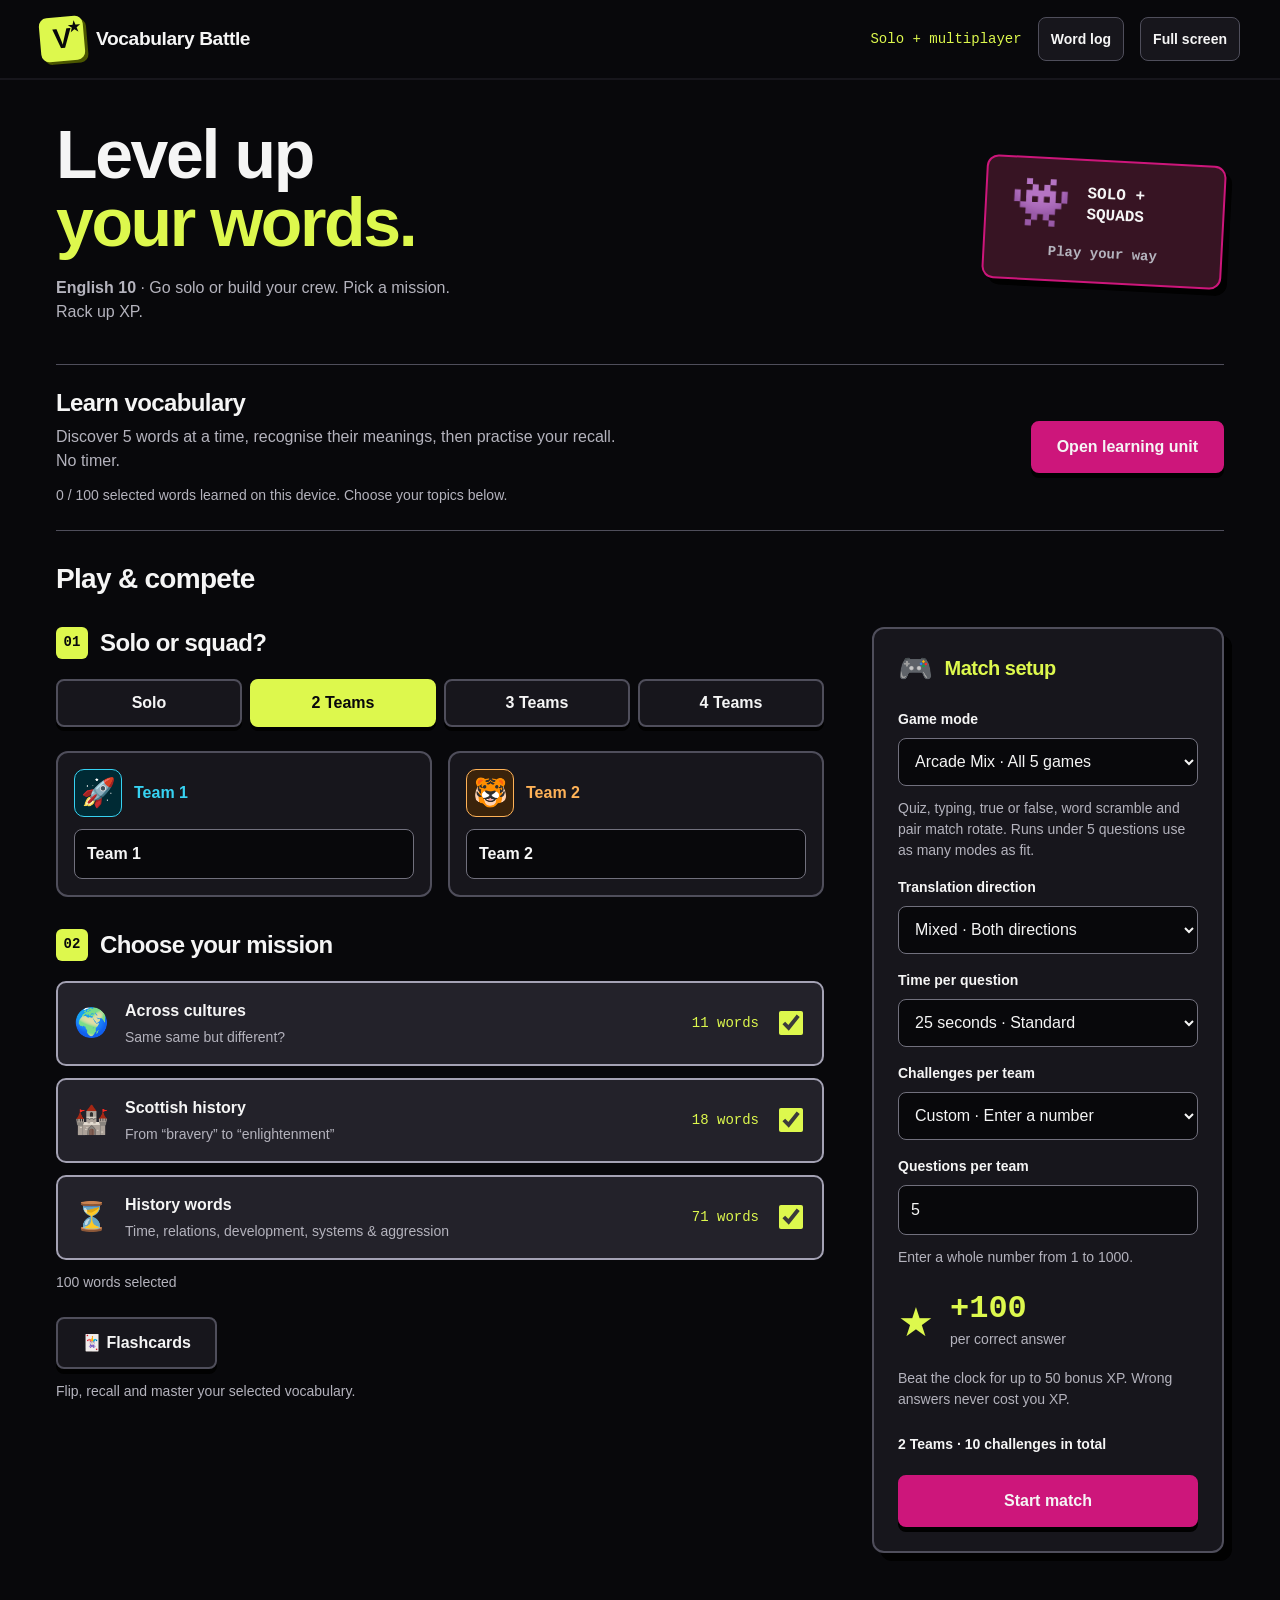
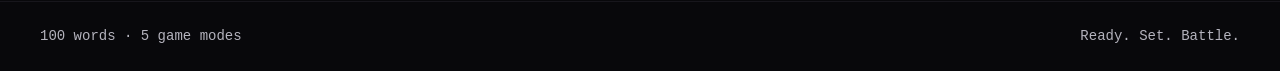
<file: index.html>
<!doctype html>
<html lang="en">
<head>
<meta charset="utf-8">
<meta name="viewport" content="width=device-width,initial-scale=1">
<meta http-equiv="refresh" content="0; url=10/">
<title>Vocabulary Battle</title>
<script>location.replace(new URL('10/' + location.search + location.hash, location.href));</script>
</head>
<body><p><a href="10/">Play Vocabulary Battle</a></p></body>
</html>
</file>
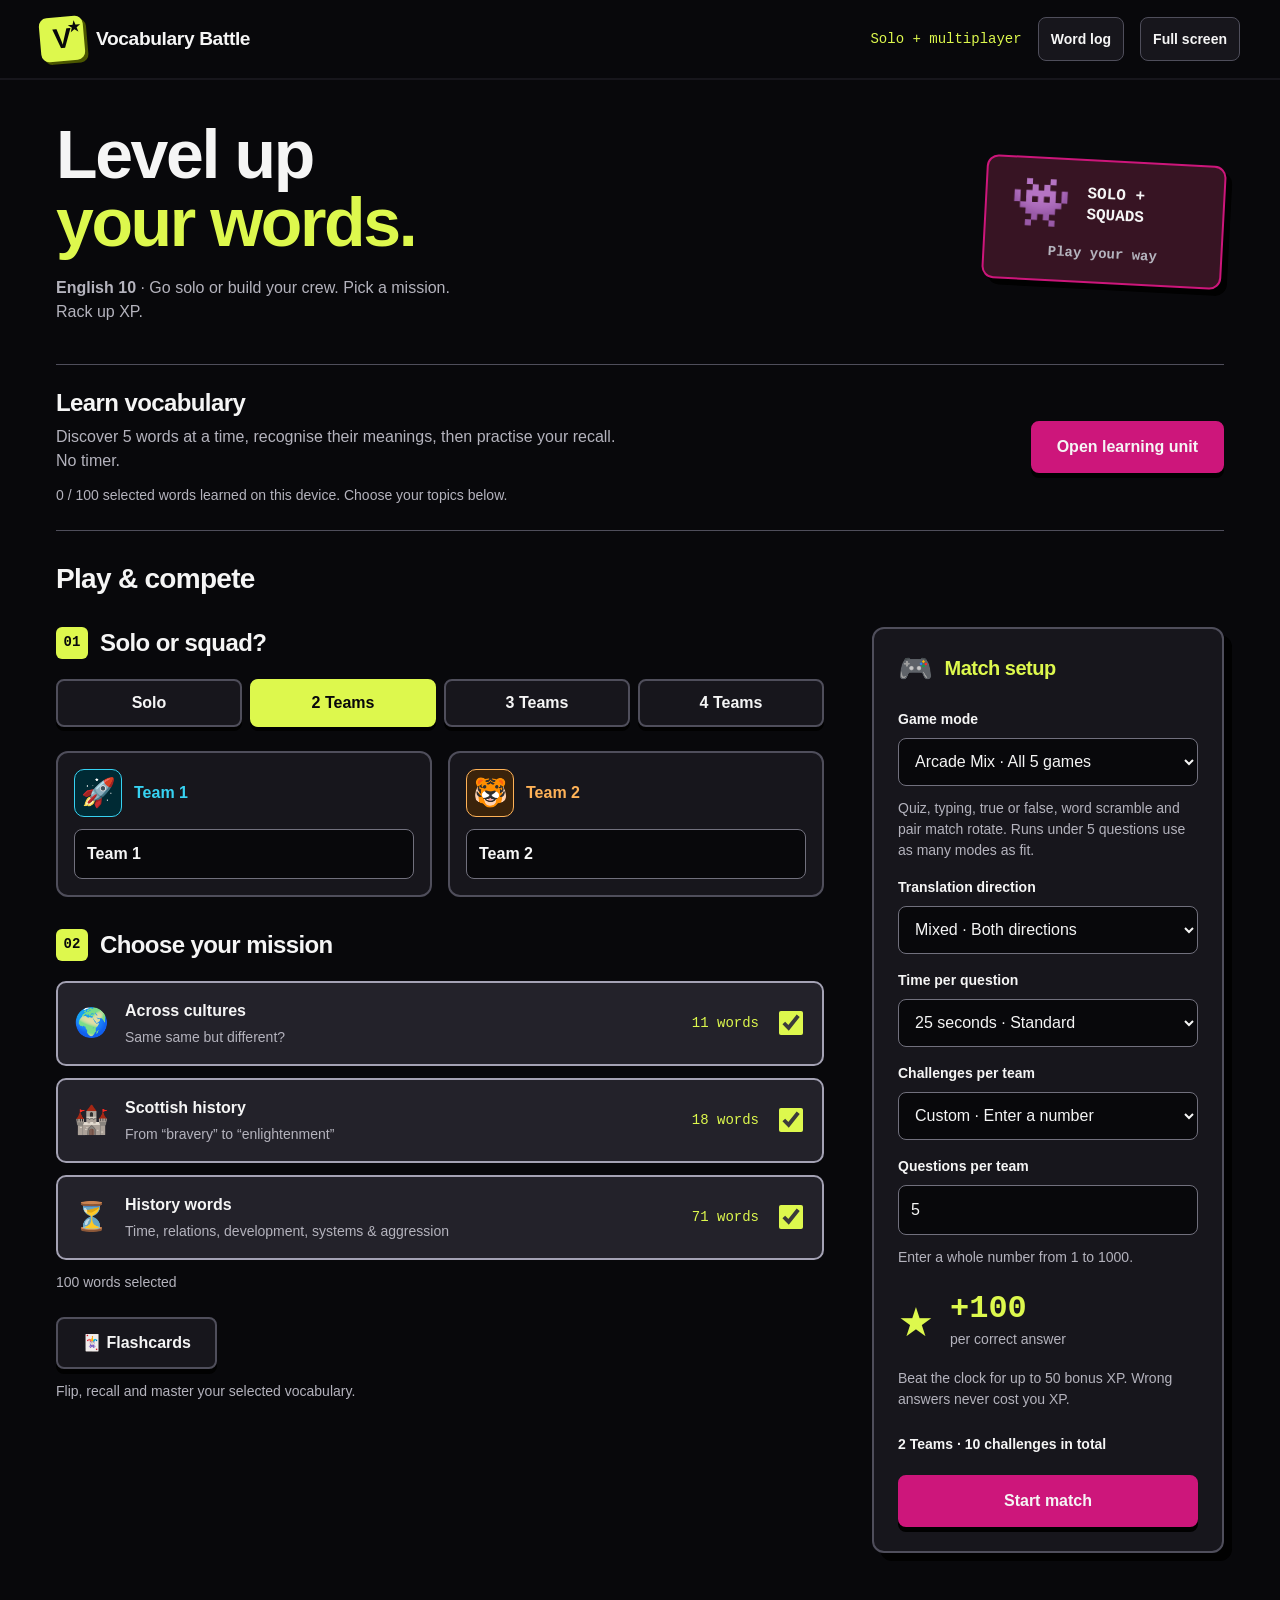
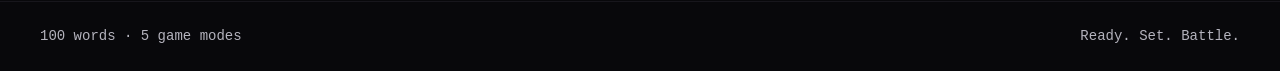
<file: 10/index.html>
<!doctype html>
<html lang="en">
<head>
<meta charset="utf-8">
<meta name="viewport" content="width=device-width,initial-scale=1">
<meta name="theme-color" content="#131318">
<meta name="description" content="An arcade vocabulary battle for solo players and teams: Across cultures, Scottish history and History words.">
<title>Vocabulary Battle · English 10</title>
<link rel="icon" href="data:image/svg+xml,%3Csvg xmlns='http://www.w3.org/2000/svg' viewBox='0 0 64 64'%3E%3Crect width='64' height='64' rx='12' fill='%239b2055'/%3E%3Ctext x='32' y='44' text-anchor='middle' font-size='40' font-family='sans-serif' font-weight='bold' fill='white'%3EV%3C/text%3E%3C/svg%3E">
<link rel="stylesheet" href="../shared/style.css?v=learn-1">
<script src="vocabulary.js?v=grades-1" defer></script>
<script src="../shared/flashcards.js?v=learn-1" defer></script>
<script src="../shared/word-types.js?v=grammar-1" defer></script>
<script src="../shared/learn.js?v=learn-1" defer></script>
<script src="../shared/app.js?v=learn-1" defer></script>
</head>
<body>
<a class="skip-link" href="#main">Skip to game</a>
<header class="header"><a class="brand" href="./" aria-label="Vocabulary Battle home"><span class="brand-mark" aria-hidden="true">V<span>★</span></span><span>Vocabulary <b>Battle</b></span></a><div class="header-right"><span class="course">Solo + multiplayer</span><button class="quiet" id="word-list">Word log</button><button class="quiet" id="fullscreen">Full screen</button></div></header>
<main id="main" tabindex="-1"></main>
<footer><span id="vocab-total">100 words · 5 game modes</span><span>Ready. Set. Battle.</span></footer>
<div class="sr-only" id="announcer" role="status" aria-live="polite" aria-atomic="true"></div>
<dialog id="words-dialog" aria-labelledby="words-heading"><div class="dialog-head"><h2 id="words-heading">Word log</h2><button class="quiet" id="close-words">Close</button></div><p id="word-log-intro">All 100 words for your missions. German meanings have been added to the “History words” vocabulary set.</p><label for="word-search">Find a word</label><input id="word-search" type="search" placeholder="English or German"><div id="words-content"></div></dialog>
<dialog id="quit-dialog" aria-labelledby="quit-heading"><h2 id="quit-heading">End this match?</h2><p>Your current scores will be lost.</p><div class="actions"><button class="secondary" id="keep-playing">Keep playing</button><button class="primary" id="confirm-quit">End match</button></div></dialog>
<noscript>Please enable JavaScript to play Vocabulary Battle.</noscript>
</body>
</html>
</file>
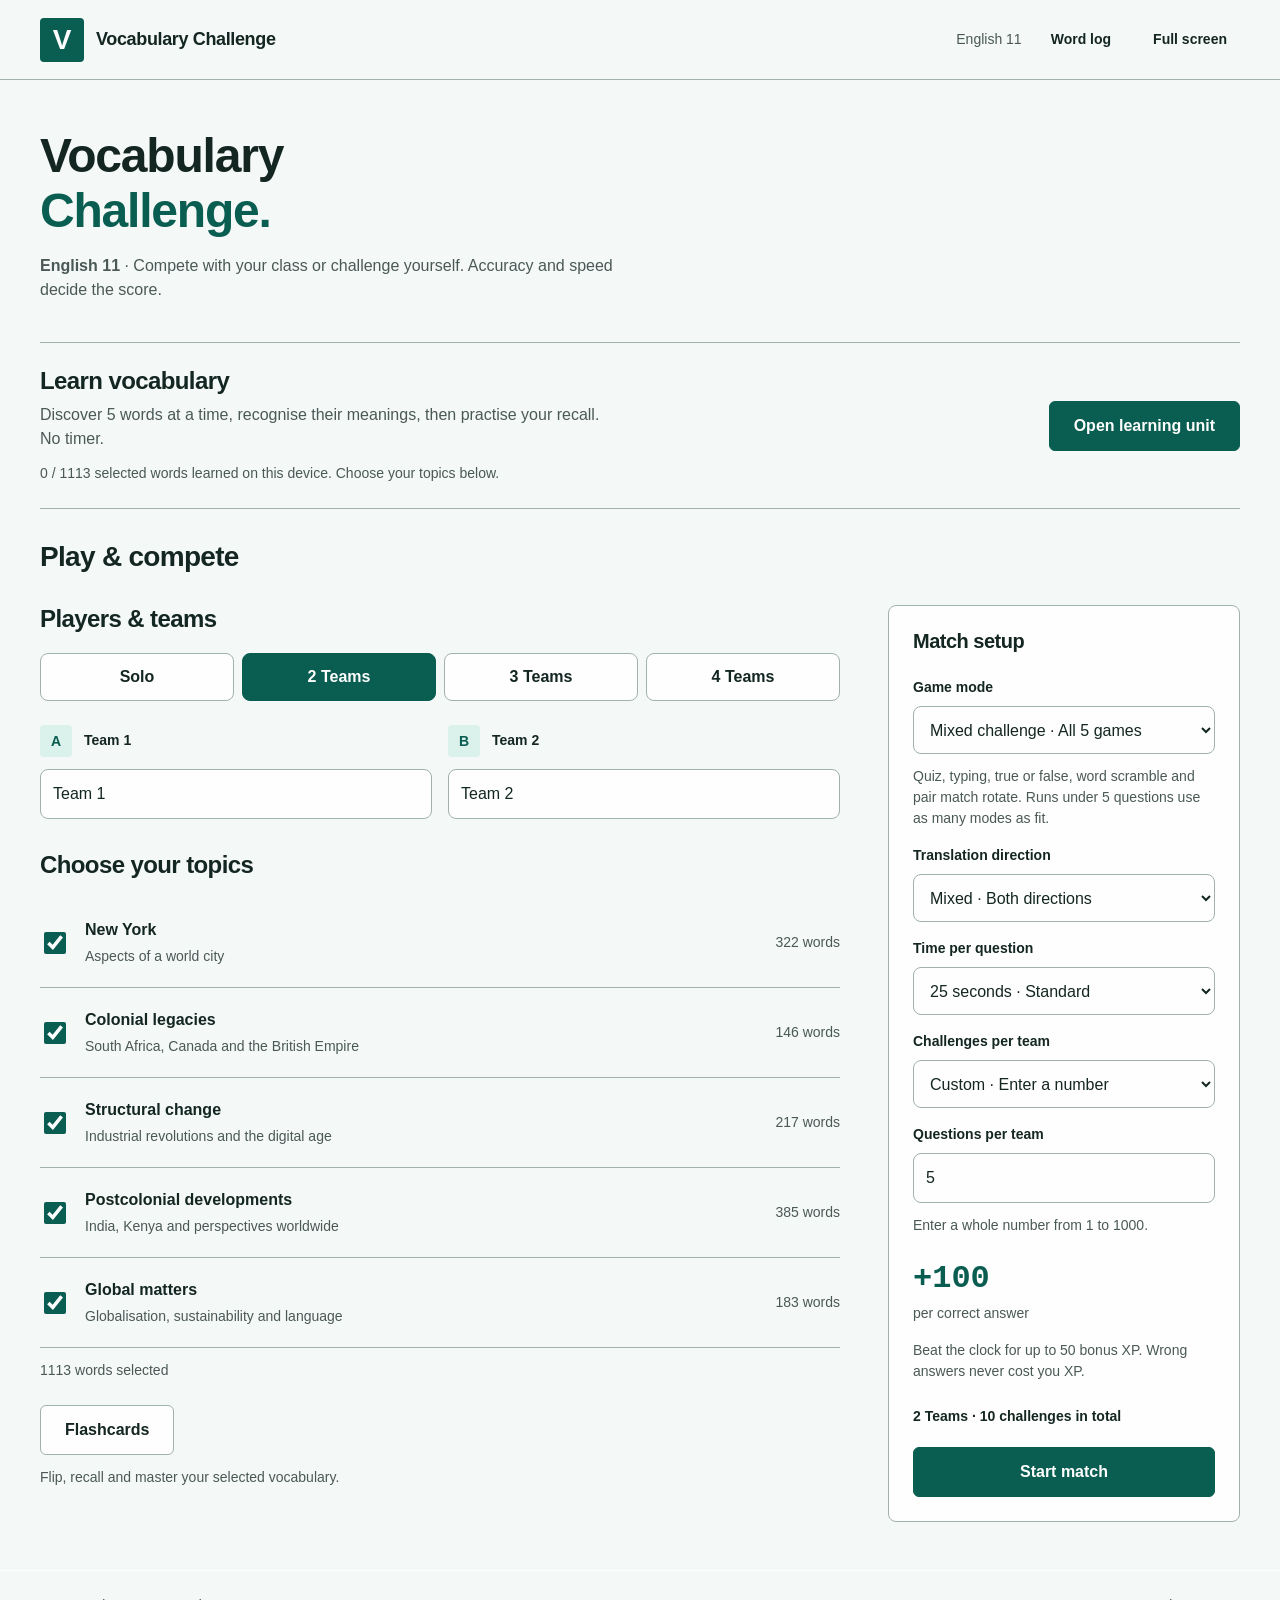
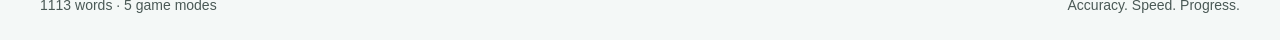
<file: 11/index.html>
<!doctype html>
<html lang="en">
<head>
<meta charset="utf-8">
<meta name="viewport" content="width=device-width,initial-scale=1">
<meta name="theme-color" content="#f5f7f7">
<meta name="description" content="A competitive vocabulary challenge for English 11: New York, colonial legacies, structural change, postcolonial developments and global matters.">
<title>Vocabulary Challenge · English 11</title>
<link rel="icon" href="data:image/svg+xml,%3Csvg xmlns='http://www.w3.org/2000/svg' viewBox='0 0 64 64'%3E%3Crect width='64' height='64' rx='12' fill='%230d655f'/%3E%3Ctext x='32' y='44' text-anchor='middle' font-size='40' font-family='sans-serif' font-weight='bold' fill='white'%3EV%3C/text%3E%3C/svg%3E">
<link rel="stylesheet" href="../shared/style.css?v=learn-1">
<link rel="stylesheet" href="style.css?v=senior-1">
<script src="vocabulary.js?v=senior-1" defer></script>
<script src="../shared/flashcards.js?v=learn-1" defer></script>
<script src="../shared/word-types.js?v=grammar-1" defer></script>
<script src="../shared/learn.js?v=learn-1" defer></script>
<script src="../shared/app.js?v=learn-1" defer></script>
</head>
<body class="senior">
<a class="skip-link" href="#main">Skip to game</a>
<header class="header"><a class="brand" href="./" aria-label="Vocabulary Challenge home"><span class="brand-mark" aria-hidden="true">V</span><span>Vocabulary <b>Challenge</b></span></a><div class="header-right"><span class="course">English 11</span><button class="quiet" id="word-list">Word log</button><button class="quiet" id="fullscreen">Full screen</button></div></header>
<main id="main" tabindex="-1"></main>
<footer><span id="vocab-total">1113 words · 5 game modes</span><span>Accuracy. Speed. Progress.</span></footer>
<div class="sr-only" id="announcer" role="status" aria-live="polite" aria-atomic="true"></div>
<dialog id="words-dialog" aria-labelledby="words-heading"><div class="dialog-head"><h2 id="words-heading">Word log</h2><button class="quiet" id="close-words">Close</button></div><p id="word-log-intro">All 1113 words for your missions. Vocabulary from all five topics.</p><label for="word-search">Find a word</label><input id="word-search" type="search" placeholder="English or German"><div id="words-content"></div></dialog>
<dialog id="quit-dialog" aria-labelledby="quit-heading"><h2 id="quit-heading">End this match?</h2><p>Your current scores will be lost.</p><div class="actions"><button class="secondary" id="keep-playing">Keep playing</button><button class="primary" id="confirm-quit">End match</button></div></dialog>
<noscript>Please enable JavaScript to play Vocabulary Challenge.</noscript>
</body>
</html>
</file>
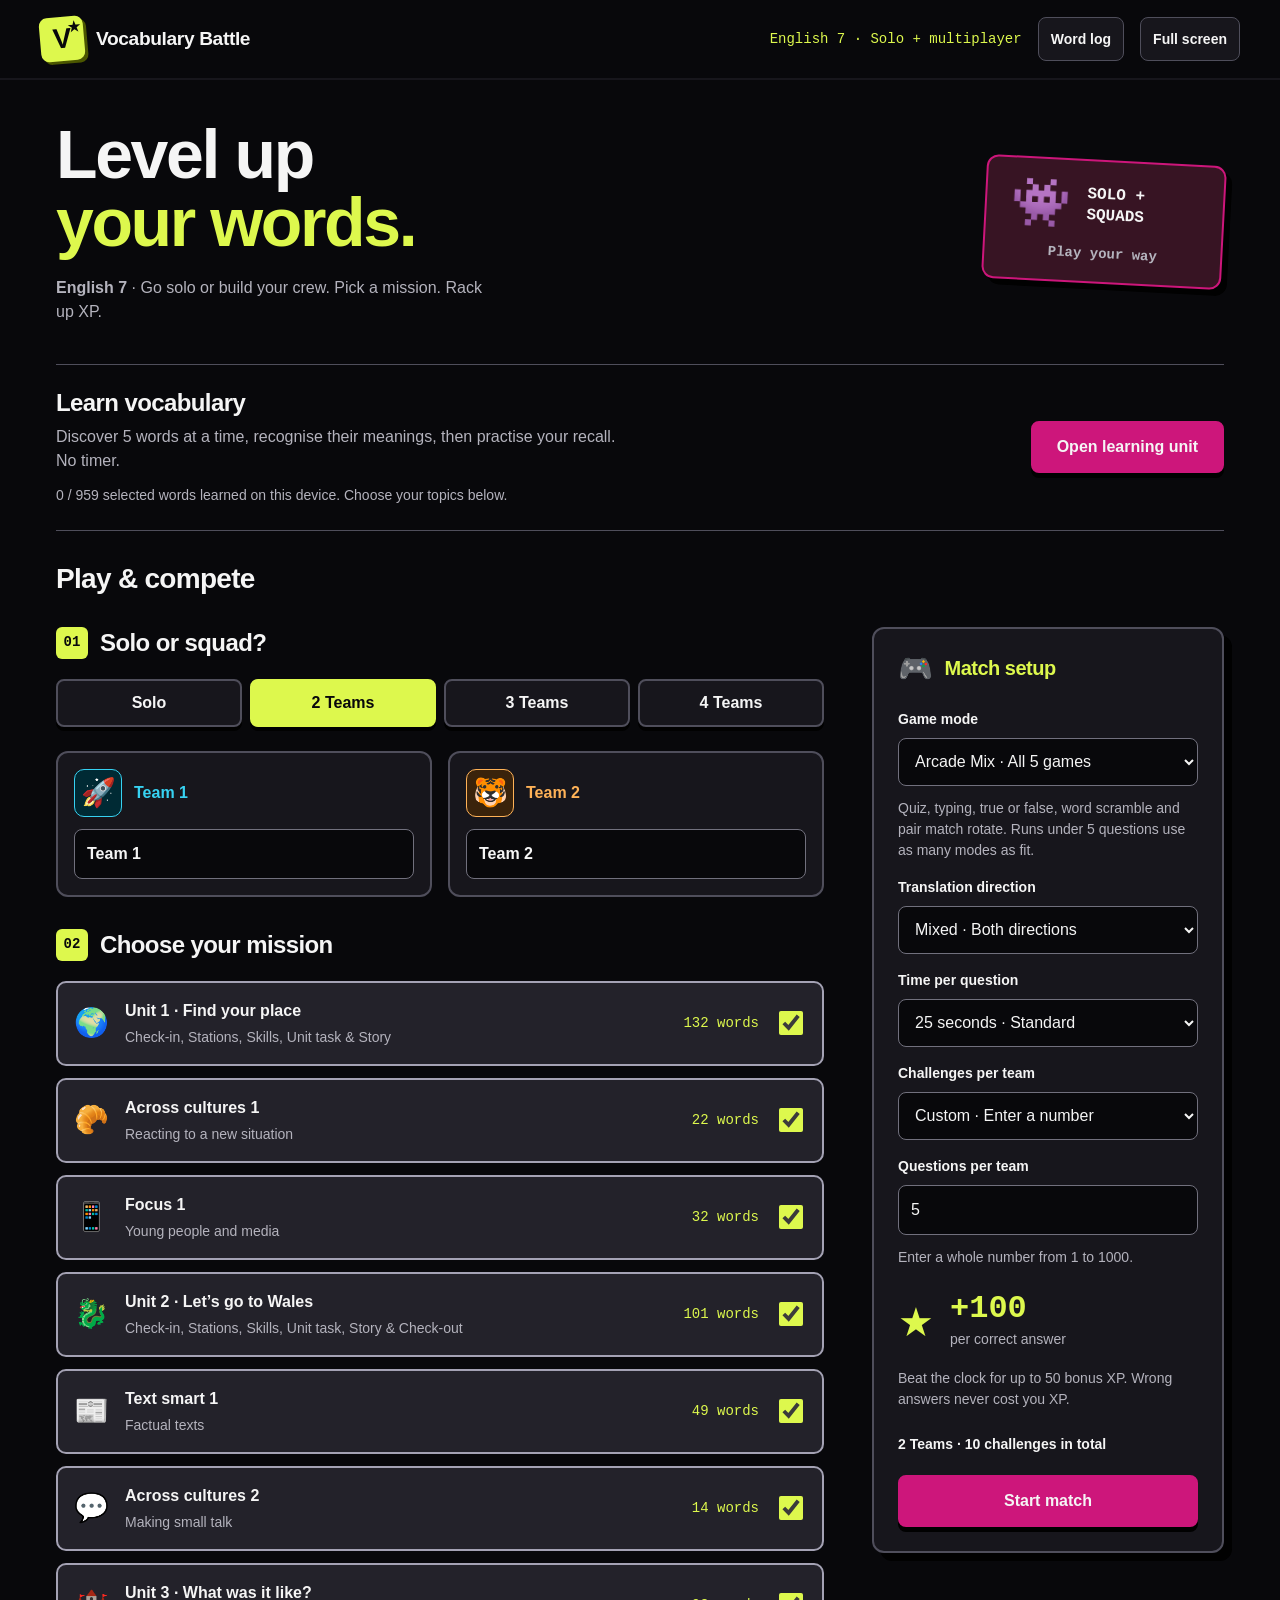
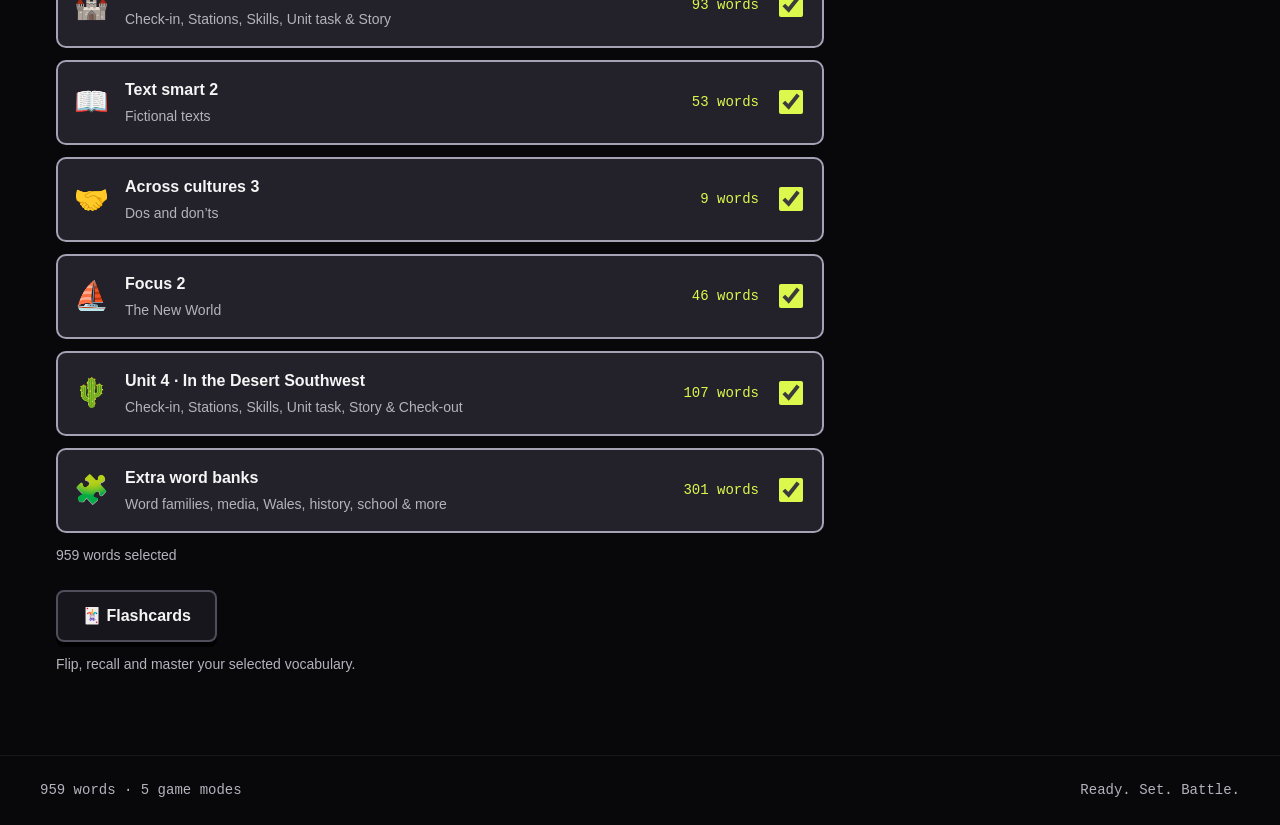
<file: 7/index.html>
<!doctype html>
<html lang="en">
<head>
<meta charset="utf-8">
<meta name="viewport" content="width=device-width,initial-scale=1">
<meta name="theme-color" content="#131318">
<meta name="description" content="An arcade vocabulary battle for solo players and teams: English 7, Units 1–4, Across cultures, Focus and Text smart.">
<title>Vocabulary Battle · English 7</title>
<link rel="icon" href="data:image/svg+xml,%3Csvg xmlns='http://www.w3.org/2000/svg' viewBox='0 0 64 64'%3E%3Crect width='64' height='64' rx='12' fill='%239b2055'/%3E%3Ctext x='32' y='44' text-anchor='middle' font-size='40' font-family='sans-serif' font-weight='bold' fill='white'%3EV%3C/text%3E%3C/svg%3E">
<link rel="stylesheet" href="../shared/style.css?v=learn-1">
<script src="vocabulary-additions.js?v=expanded-1" defer></script>
<script src="vocabulary.js?v=expanded-1" defer></script>
<script src="../shared/flashcards.js?v=learn-1" defer></script>
<script src="../shared/word-types.js?v=grammar-1" defer></script>
<script src="../shared/learn.js?v=learn-1" defer></script>
<script src="../shared/app.js?v=learn-1" defer></script>
</head>
<body>
<a class="skip-link" href="#main">Skip to game</a>
<header class="header"><a class="brand" href="./" aria-label="Vocabulary Battle home"><span class="brand-mark" aria-hidden="true">V<span>★</span></span><span>Vocabulary <b>Battle</b></span></a><div class="header-right"><span class="course">English 7 · Solo + multiplayer</span><button class="quiet" id="word-list">Word log</button><button class="quiet" id="fullscreen">Full screen</button></div></header>
<main id="main" tabindex="-1"></main>
<footer><span id="vocab-total">959 words · 5 game modes</span><span>Ready. Set. Battle.</span></footer>
<div class="sr-only" id="announcer" role="status" aria-live="polite" aria-atomic="true"></div>
<dialog id="words-dialog" aria-labelledby="words-heading"><div class="dialog-head"><h2 id="words-heading">Word log</h2><button class="quiet" id="close-words">Close</button></div><p id="word-log-intro">All 959 words for your missions. Units 1–4, Across cultures, Focus and Text smart.</p><label for="word-search">Find a word</label><input id="word-search" type="search" placeholder="English or German"><div id="words-content"></div></dialog>
<dialog id="quit-dialog" aria-labelledby="quit-heading"><h2 id="quit-heading">End this match?</h2><p>Your current scores will be lost.</p><div class="actions"><button class="secondary" id="keep-playing">Keep playing</button><button class="primary" id="confirm-quit">End match</button></div></dialog>
<noscript>Please enable JavaScript to play Vocabulary Battle.</noscript>
</body>
</html>
</file>
<file: shared/style.css>
:root{color-scheme:light;--bg:oklch(1 0 0);--surface:oklch(.97 .004 355);--ink:oklch(.24 .025 355);--muted:oklch(.48 .025 355);--line:oklch(.86 .012 355);--brand:oklch(.47 .173 354.8);--brand-soft:oklch(.96 .025 355);--green:oklch(.39 .1 160);--green-soft:oklch(.96 .025 160);--red:oklch(.46 .16 25);--red-soft:oklch(.97 .018 25);--accent:oklch(.92 .15 110);--radius:12px;font:16px/1.5 -apple-system,BlinkMacSystemFont,"Segoe UI",sans-serif;color:var(--ink);background:var(--bg)}*{box-sizing:border-box}body{margin:0}button,input,select{font:inherit}button,a,input,select{touch-action:manipulation}button{cursor:pointer}button{color:inherit}button:disabled{cursor:default}button,a,input,select,summary{outline-offset:4px}button:focus-visible,a:focus-visible,input:focus-visible,select:focus-visible,summary:focus-visible{outline:3px solid var(--brand)}a{color:inherit}button{transition:background .15s ease-out,transform .15s ease-out}button:active:not(:disabled){transform:translateY(1px)}h1,h2,h3,p{margin:0}h1,h2,h3{text-wrap:balance;line-height:1.15;letter-spacing:-.025em}h1{font-size:3rem}h2{font-size:1.75rem}h3{font-size:1.25rem}p{color:var(--muted)}.header{min-height:88px;padding:16px 40px;display:flex;align-items:center;justify-content:space-between;border-bottom:1px solid var(--line);gap:24px}.brand{display:flex;gap:12px;align-items:center;font-size:1.2rem;text-decoration:none;letter-spacing:-.02em}.brand-mark{width:44px;height:44px;background:var(--brand);color:var(--bg);display:grid;place-content:center;font-size:1.75rem;font-weight:850;border-radius:8px;position:relative}.brand-mark span{font-size:1rem;position:absolute;right:3px;top:1px}.header-right{display:flex;gap:16px;align-items:center}.course{color:var(--muted);font-size:.875rem}.quiet{background:transparent;border:0;min-height:44px;padding:8px 12px;border-radius:8px}.quiet:hover{background:var(--surface)}main{max-width:1248px;margin:auto;padding:48px 40px;min-height:calc(100vh - 157px)}footer{border-top:1px solid var(--line);padding:24px 40px;display:flex;justify-content:space-between;gap:16px;color:var(--muted);font-size:.875rem}.intro{display:flex;align-items:flex-start;justify-content:space-between;gap:24px;margin-bottom:40px}.intro p{margin-top:12px;max-width:50ch;font-size:1.125rem}.tag{display:inline-block;background:var(--accent);padding:8px 16px;border-radius:100px;font-size:.875rem;font-weight:650;white-space:nowrap}.setup-grid{display:grid;grid-template-columns:minmax(0,1fr) 344px;gap:64px}.section-title{display:flex;align-items:baseline;gap:12px;margin-bottom:20px}.step{color:var(--brand);font-weight:750;font-size:.875rem}.section{margin-bottom:32px}.team-count{display:flex;gap:8px}.choice{border:1px solid var(--line);background:var(--bg);border-radius:8px;min-height:44px;padding:8px 20px;font-weight:600}.choice[aria-pressed=true]{background:var(--brand);color:var(--bg);border-color:var(--brand)}.team-inputs{display:grid;grid-template-columns:1fr 1fr;gap:16px;margin-top:16px}label,.label{display:block;font-size:.875rem;font-weight:650;margin-bottom:8px}input,select{width:100%;min-height:48px;padding:12px;border:1px solid var(--line);border-radius:8px;background:var(--bg);color:var(--ink)}input::placeholder{color:var(--muted)}.topic{display:flex;align-items:center;gap:16px;border-bottom:1px solid var(--line);padding:16px 0;cursor:pointer;margin:0}.topic input{width:20px;min-height:20px;accent-color:var(--brand);flex-shrink:0}.topic-copy{flex:1}.topic-copy strong{font-size:1rem;display:block;font-weight:650}.topic-copy span{display:block;font-size:.875rem;font-weight:400;color:var(--muted);margin-top:4px}.word-count{font-weight:500;color:var(--muted);white-space:nowrap}.rules{background:var(--surface);padding:24px;border-radius:var(--radius);align-self:start}.rules h2{font-size:1.25rem;margin-bottom:24px}.field{margin-bottom:20px}.rules-note{font-size:.875rem;margin:20px 0}.primary,.secondary{min-height:48px;border-radius:8px;padding:12px 24px;font-weight:650}.primary{background:var(--brand);color:var(--bg);border:1px solid var(--brand)}.primary:hover{background:oklch(.4 .15 355)}.secondary{background:var(--bg);border:1px solid var(--line)}.secondary:hover{background:var(--surface)}.primary:disabled{opacity:.5}.full{width:100%}.hint{font-size:.875rem;margin-top:12px}.error{color:var(--red)}.summary-line{font-weight:650;color:var(--ink);font-size:.875rem}.game-top{display:flex;justify-content:space-between;align-items:center;gap:16px;margin-bottom:24px}.game-top p{font-size:.875rem}.scoreboard{display:flex;gap:12px;margin-bottom:32px}.score-team{flex:1;background:var(--surface);border:2px solid transparent;border-radius:var(--radius);padding:16px 20px;min-width:0}.score-team.active{border-color:var(--brand);background:var(--brand-soft)}.score-team small{display:block;color:var(--muted);font-size:.875rem;overflow-wrap:anywhere}.score-team strong{display:block;font-size:1.75rem;line-height:1.3;font-variant-numeric:tabular-nums}.score-team .turn-tag{font-size:.75rem;color:var(--brand);font-weight:700;margin-left:8px}.arena{max-width:896px;margin:auto}.question-meta{display:flex;justify-content:space-between;align-items:center;gap:16px;margin-bottom:24px}.direction{font-weight:650;color:var(--muted);font-size:.875rem}.timer{font-weight:750;font-size:1.25rem;font-variant-numeric:tabular-nums}.timer.urgent{color:var(--red)}.timer-track{height:4px;background:var(--line);margin-top:8px;width:112px;overflow:hidden;border-radius:4px}.timer-fill{height:100%;width:100%;background:var(--brand);transform-origin:left}.question-title{font-size:3rem;line-height:1.2;margin:12px 0 32px;overflow-wrap:anywhere;letter-spacing:-.025em}.question-title.long{font-size:1.75rem}.answers{display:grid;grid-template-columns:1fr 1fr;gap:16px}.answer{display:flex;align-items:center;gap:16px;text-align:left;min-height:96px;border:2px solid var(--line);border-radius:var(--radius);background:var(--bg);padding:20px;font-size:1.25rem;line-height:1.4;overflow-wrap:anywhere}.answer:hover:not(:disabled){border-color:var(--brand);background:var(--brand-soft)}.answer .key{display:grid;place-items:center;width:32px;height:32px;flex-shrink:0;background:var(--surface);border-radius:8px;font-size:.875rem;font-weight:750;color:var(--muted)}.answer.correct{border-color:var(--green);background:var(--green-soft);color:var(--green)}.answer.wrong{border-color:var(--red);background:var(--red-soft);color:var(--red)}.answer:disabled:not(.correct):not(.wrong){opacity:.65}.feedback{margin-top:24px;padding:24px;border-radius:var(--radius);background:var(--green-soft);display:flex;justify-content:space-between;align-items:center;gap:24px}.feedback.fail{background:var(--red-soft)}.feedback h3{margin-bottom:8px;color:var(--green)}.feedback.fail h3{color:var(--red)}.feedback p{color:var(--ink)}.feedback .primary{flex-shrink:0}.keyboard-hint{text-align:center;font-size:.875rem;margin-top:24px}.ready{text-align:center;padding:32px 0}.ready h1{margin:16px 0;overflow-wrap:anywhere}.ready p{max-width:48ch;margin:0 auto 32px}.ready .primary{min-width:240px}.ready-round{color:var(--brand);font-weight:700}.ready-team{font-size:4rem}.typed-input{font-size:1.5rem;min-height:64px}.typing-row{display:flex;gap:16px}.typing-row input{flex:1;min-width:0}.actions{display:flex;gap:12px;flex-wrap:wrap;margin-top:24px}.results-heading{text-align:center;margin:24px 0 40px}.results-heading p{margin-top:16px}.results-heading .tag{margin-bottom:24px}.ranking{max-width:720px;margin:auto}.ranking-row{display:flex;align-items:center;gap:24px;padding:24px 0;border-bottom:1px solid var(--line)}.rank{font-size:1.5rem;width:32px;color:var(--muted);font-weight:650}.rank-name{flex:1;min-width:0;overflow-wrap:anywhere}.rank-name strong{font-size:1.25rem}.rank-name p{font-size:.875rem;margin-top:4px}.rank-points{font-size:1.75rem;font-weight:750;font-variant-numeric:tabular-nums;white-space:nowrap}.ranking-row.winner .rank,.ranking-row.winner .rank-name strong{color:var(--brand)}.result-actions{justify-content:center;margin-top:32px}.review{margin:40px auto 0;max-width:720px}.review summary{cursor:pointer;min-height:44px;font-weight:650}.review-row{padding:16px 0;border-bottom:1px solid var(--line);display:flex;gap:24px;justify-content:space-between}.review-row span{flex:1;overflow-wrap:anywhere}dialog{width:min(800px,calc(100% - 32px));max-height:85vh;border:1px solid var(--line);padding:32px;border-radius:var(--radius);background:var(--bg);color:var(--ink)}dialog::backdrop{background:oklch(.15 0 0 / .65)}.dialog-head{display:flex;justify-content:space-between;align-items:center;gap:16px}dialog p{margin:16px 0 24px}#words-content h3{margin:32px 0 8px}#words-content .review-row{font-size:1rem}#words-content{margin-top:24px}#quit-dialog{max-width:480px}.skip-link{position:absolute;left:16px;top:-80px;z-index:5;background:var(--bg);padding:12px}.skip-link:focus{top:12px}.sr-only{position:absolute;width:1px;height:1px;padding:0;margin:-1px;overflow:hidden;clip:rect(0,0,0,0);white-space:nowrap;border:0}[hidden]{display:none!important}@media(min-width:1440px){main{max-width:1360px}.arena{max-width:1000px}.question-title{font-size:3.5rem}.answer{font-size:1.5rem;min-height:112px}}@media(max-width:900px){.setup-grid{grid-template-columns:minmax(0,1fr) 300px;gap:32px}.header,footer{padding-left:24px;padding-right:24px}main{padding:32px 24px}.course{display:none}.question-title{font-size:2.5rem}.score-team{padding:12px}.intro h1{font-size:2.5rem}}@media(max-width:680px){.header{padding:12px 16px;gap:8px;flex-wrap:wrap}.brand{font-size:1rem}.header-right{gap:0;margin-left:auto}#fullscreen{display:none}.brand-mark{width:36px;height:36px}.intro{display:block;margin-bottom:32px}.intro .tag{margin-top:16px}.intro h1{font-size:2rem}.intro p{font-size:1rem}.setup-grid{display:block}.team-inputs{gap:12px}.rules{margin-top:32px}main{padding:32px 16px}.scoreboard{gap:8px;flex-wrap:wrap}.score-team{flex-basis:40%}.score-team strong{font-size:1.5rem}.score-team .turn-tag{display:block;margin:4px 0 0}.answers{grid-template-columns:1fr;gap:12px}.answer{min-height:72px;padding:16px;font-size:1.125rem}.question-title{font-size:2rem;margin-bottom:24px}.question-title.long{font-size:1.5rem}.feedback{display:block;padding:20px}.feedback .primary{margin-top:20px;width:100%}.ready-team{font-size:3rem}.typing-row{flex-direction:column}footer{padding:24px 16px;display:block}footer span{display:block}.ranking-row{gap:12px}.rank-points{font-size:1.5rem}.review-row{gap:16px}.game-top{align-items:flex-start}.keyboard-hint{display:none}dialog{padding:24px}.results-heading h1{font-size:2.25rem}}@media(prefers-reduced-motion:reduce){*{transition:none!important;scroll-behavior:auto!important}}@media print{.header,footer,.actions,.result-actions{display:none}main{padding:0}.score-team{break-inside:avoid}}

/* Arcade theme: the lobby, arena and score screen share the same game controls. */
:root{color-scheme:dark;--bg:oklch(.135 .008 290);--surface:oklch(.205 .012 290);--ink:oklch(.97 0 0);--muted:oklch(.77 .015 290);--line:oklch(.43 .022 290);--brand:oklch(.56 .22 355);--brand-soft:oklch(.25 .06 355);--accent:oklch(.93 .19 118);--green:oklch(.85 .16 150);--green-soft:oklch(.25 .06 150);--red:oklch(.8 .12 20);--red-soft:oklch(.25 .07 20);font-family:"Avenir Next","Segoe UI",sans-serif}
body{background:var(--bg)}button,input,select{font-family:inherit}h1,h2,h3{font-weight:850}h1:focus-visible{outline:2px dashed var(--accent);outline-offset:8px}.header{min-height:80px;border-bottom:2px solid var(--surface);padding:16px 40px}.brand{font-weight:700}.brand-mark{border-radius:8px;background:var(--accent);color:var(--bg);box-shadow:3px 3px 0 oklch(.43 .1 118);transform:rotate(-5deg)}.brand-mark span{font-size:.875rem}.course{font-family:monospace;font-size:.875rem;color:var(--accent)}.quiet{border:1px solid var(--line);font-size:.875rem;font-weight:650;background:var(--surface)}.quiet:hover{background:oklch(.3 .025 290);border-color:var(--muted)}.quiet:disabled{color:oklch(.6 .01 290);border-color:var(--surface)}button:focus-visible,a:focus-visible,input:focus-visible,select:focus-visible,summary:focus-visible{outline-color:var(--accent)}main{padding-top:40px}footer{border-color:var(--surface);font-family:monospace;font-size:.875rem}.intro{margin-bottom:40px;align-items:center}.intro h1{font-size:4.25rem;letter-spacing:-.035em;line-height:1;max-width:800px}.intro h1 span{color:var(--accent)}.intro p{margin-top:20px;font-size:1rem;max-width:48ch}.intro-sticker{display:flex;align-items:center;gap:16px;flex-wrap:wrap;max-width:240px;padding:20px 24px;border:2px solid var(--brand);background:var(--brand-soft);border-radius:12px;transform:rotate(3deg);box-shadow:6px 6px 0 oklch(.06 0 0)}.intro-sticker>span:first-child{font-size:3rem;line-height:1}.intro-sticker b{font-family:monospace;font-size:1rem;line-height:1.3}.intro-sticker .sticker-small{width:100%;text-align:center;color:var(--muted);font:700 .875rem monospace}.setup-grid{gap:48px;grid-template-columns:minmax(0,1fr) 352px}.section{margin-bottom:32px}.section-title{margin-bottom:20px;align-items:center}.section-title h2{font-size:1.5rem}.step{display:grid;place-items:center;width:32px;height:32px;background:var(--accent);color:var(--bg);border-radius:6px;font-family:monospace}.choice{border:2px solid var(--line);background:var(--surface);box-shadow:0 4px 0 oklch(.06 0 0);font-weight:800;min-height:48px}.choice[aria-pressed=true]{background:var(--accent);border-color:var(--accent);color:var(--bg)}.choice:active:not(:disabled){transform:translateY(3px);box-shadow:0 1px 0 oklch(.06 0 0)}.team-inputs{margin-top:24px;gap:16px}.team-entry{padding:16px;border:2px solid var(--line);border-radius:12px;background:var(--surface)}.team-entry label{display:flex;align-items:center;gap:12px;margin-bottom:12px;color:var(--team);font-size:1rem;font-weight:800}.team-color-0{--team:oklch(.8 .13 215);--team-dark:oklch(.26 .055 215)}.team-color-1{--team:oklch(.83 .145 65);--team-dark:oklch(.28 .05 65)}.team-color-2{--team:oklch(.81 .16 330);--team-dark:oklch(.28 .06 330)}.team-color-3{--team:oklch(.88 .17 135);--team-dark:oklch(.27 .05 135)}.team-avatar{display:inline-grid;place-items:center;width:48px;height:48px;flex-shrink:0;background:var(--team-dark);border:1px solid var(--team);border-radius:10px;font-size:1.75rem;line-height:1}.team-entry input{min-width:0;font-weight:650;background:var(--bg)}input,select{border:1px solid oklch(.55 .02 290);background:var(--bg);border-radius:8px}input:focus,select:focus{border-color:var(--accent)}.topic{border:2px solid var(--line);border-radius:10px;background:var(--surface);margin-bottom:12px;padding:16px;gap:16px}.topic:has(input:checked){border-color:oklch(.72 .025 290);background:oklch(.255 .016 290)}.topic input{order:3;accent-color:var(--accent);width:24px;height:24px}.topic-icon{font-size:1.75rem}.topic-copy strong{font-weight:800}.topic-copy span{font-size:.875rem}.word-count{font-size:.875rem;color:var(--accent);font-family:monospace}.rules{background:var(--surface);border:2px solid var(--line);border-radius:12px;box-shadow:8px 8px 0 oklch(.07 0 0);padding:24px}.rules h2{display:flex;gap:12px;align-items:center;font-size:1.25rem;color:var(--accent)}.rules h2>span{font-size:1.75rem}.rules .field{margin-bottom:16px}.points-preview{display:flex;gap:16px;align-items:center;margin-top:24px}.points-preview>span{color:var(--accent);font-size:2.5rem}.points-preview strong{font:900 2rem/1 monospace;color:var(--accent)}.points-preview div>span{display:block;font-size:.875rem;color:var(--muted);margin-top:4px}.rules-note{margin:16px 0;font-size:.875rem}.summary-line{margin-top:24px}.primary,.secondary{border:2px solid var(--brand);box-shadow:0 5px 0 oklch(.07 0 0);font-weight:850;min-height:52px;border-radius:8px;color:var(--ink)}.primary{background:var(--brand)}.primary:hover{background:oklch(.5 .2 355);border-color:oklch(.74 .16 355);transform:translateY(-2px)}.primary:active:not(:disabled),.secondary:active:not(:disabled){transform:translateY(3px);box-shadow:0 2px 0 oklch(.07 0 0)}.secondary{background:var(--surface);border-color:var(--line)}.rules .primary{margin-top:8px}.game-top{margin-bottom:24px}.game-top>div>strong{font:800 1.125rem monospace;color:var(--accent)}.round-track{display:flex;align-items:center;gap:8px}.round-track>span{width:32px;height:32px;display:grid;place-items:center;border:1px solid var(--line);border-radius:4px;color:var(--muted);font:700 .875rem monospace}.round-track .current{background:var(--accent);border-color:var(--accent);color:var(--bg);box-shadow:0 3px 0 oklch(.47 .1 118);transform:translateY(-4px)}.round-track .done{background:var(--green-soft);border-color:var(--green);color:var(--green)}.round-track .finish-flag{border:0;font-size:1.5rem}.scoreboard{gap:16px;margin-bottom:32px}.score-team{display:flex;align-items:center;gap:16px;padding:16px;border:2px solid var(--line);background:var(--surface);border-radius:12px}.score-team.active{border-color:var(--team);background:var(--team-dark);box-shadow:0 5px 0 oklch(.065 0 0)}.score-copy{flex:1;min-width:0}.score-team small{font-weight:750;color:var(--ink)}.score-team strong{font-family:monospace;font-size:2rem}.points-label{font-size:.875rem;color:var(--muted)}.score-team .turn-tag{color:var(--team);font-size:.75rem;margin-left:12px}.hit-track{display:flex;gap:4px;color:var(--muted);font-size:.875rem;line-height:1;margin-top:4px}.hit-track span{display:inline-block;width:12px;text-align:center}.hit-track .hit{color:var(--accent)}.arena{background:var(--surface);border:2px solid var(--line);border-radius:16px;padding:32px;max-width:none;position:relative}.question-meta{margin-bottom:24px}.direction{font-size:1rem;color:var(--ink)}.direction>span{color:var(--muted);font-size:.875rem}.timer-box{background:var(--bg);border:1px solid var(--line);padding:12px 16px;border-radius:8px;text-align:center;flex-shrink:0}.timer-label{font-size:.75rem;color:var(--muted);font-family:monospace}.timer{font-size:1.5rem;color:var(--accent);font-family:monospace}.timer-track{width:96px;height:6px;background:var(--line)}.timer-fill{background:var(--accent)}.question-title{font-size:3rem;margin:8px 0 32px;color:var(--ink)}.question-title.long{font-size:1.75rem}.answers{gap:20px}.answer{background:var(--answer-color);border:2px solid var(--answer-border);box-shadow:0 6px 0 oklch(.07 0 0);color:var(--ink);font-weight:750;padding:24px;font-size:1.25rem;min-height:104px;transition:transform .15s ease-out,background .15s ease-out}.answer:nth-child(1){--answer-color:oklch(.38 .135 250);--answer-border:oklch(.68 .12 250)}.answer:nth-child(2){--answer-color:oklch(.4 .14 355);--answer-border:oklch(.69 .15 355)}.answer:nth-child(3){--answer-color:oklch(.36 .085 175);--answer-border:oklch(.65 .1 175)}.answer:nth-child(4){--answer-color:oklch(.4 .105 55);--answer-border:oklch(.73 .13 55)}.answer:hover:not(:disabled){background:var(--answer-color);border-color:var(--ink);transform:translateY(-3px)}.answer:active:not(:disabled){transform:translateY(4px);box-shadow:0 2px 0 oklch(.07 0 0)}.answer .key{background:oklch(.1 0 0 / .3);border:1px solid oklch(.85 0 0 / .45);color:var(--ink);width:40px;height:40px;font:800 1rem monospace}.answer.correct{background:var(--green-soft);border-color:var(--green);color:var(--green)}.answer.wrong{background:var(--red-soft);border-color:var(--red);color:var(--red)}.answer:disabled:not(.correct):not(.wrong){opacity:.45;box-shadow:none}.feedback{border:2px solid var(--green);padding:24px;gap:20px;margin-top:32px}.feedback.fail{border-color:var(--red)}.feedback-icon{font-size:2.5rem}.feedback-copy{flex:1;min-width:0}.feedback h3{font-size:1.5rem}.feedback .primary{font-size:1rem}.keyboard-hint{color:var(--muted)}.ready{padding:24px 0}.ready-avatar{width:120px;height:120px;margin:0 auto 24px;display:grid;place-items:center;font-size:4.5rem;line-height:1;background:var(--team-dark);border:3px solid var(--team);border-radius:16px;box-shadow:6px 6px 0 oklch(.07 0 0);transform:rotate(-4deg)}.ready-round{color:var(--team);font:700 1rem monospace}.ready h1{color:var(--team);font-size:3.5rem}.ready .primary{min-width:256px}.tag{background:var(--accent);color:var(--bg);font-family:monospace;font-weight:800;letter-spacing:.01em;border-radius:6px}.results-heading{margin:0 0 32px}.trophy{font-size:5rem;line-height:1.2;margin-bottom:16px}.results-heading h1{color:var(--accent);overflow-wrap:anywhere}.ranking{max-width:800px}.ranking-row{padding:20px 24px;border:2px solid var(--line);background:var(--surface);margin-bottom:16px;border-radius:12px;gap:20px}.ranking-row.winner{background:var(--team-dark);border-color:var(--team);box-shadow:5px 5px 0 oklch(.07 0 0)}.ranking-row.winner .rank,.ranking-row.winner .rank-name strong{color:var(--team)}.rank,.rank-points{font-family:monospace}.review{background:var(--surface);border:1px solid var(--line);padding:16px 24px;border-radius:12px;max-width:800px}dialog{background:var(--surface);border:2px solid var(--line);box-shadow:8px 8px 0 oklch(.065 0 0)}dialog::backdrop{background:oklch(.08 0 0 / .85)}.celebration{pointer-events:none;position:fixed;inset:0;z-index:3;overflow:hidden}.confetti{position:absolute;left:var(--x);top:20%;width:10px;height:18px;background:var(--accent);opacity:0;animation:confetti-drop .8s ease-out var(--delay) forwards}.confetti-1{background:oklch(.75 .2 355);width:12px;height:12px}.confetti-2{background:oklch(.8 .14 215);border-radius:50%;width:12px;height:12px}.confetti-3{background:oklch(.82 .19 150)}@keyframes confetti-drop{0%{opacity:0;transform:translate(0,-40px) rotate(0)}15%{opacity:1}100%{opacity:0;transform:translate(var(--drift),280px) rotate(var(--spin))}}@media(min-width:1440px){.question-title{font-size:3.5rem}.answer{font-size:1.5rem}.setup-grid{grid-template-columns:minmax(0,1fr) 368px;gap:64px}}@media(max-width:1000px){.scoreboard{flex-wrap:wrap}.score-team{flex-basis:40%}.round-track{gap:4px}.round-track>span{width:24px;height:28px}.setup-grid{gap:24px;grid-template-columns:minmax(0,1fr) 320px}.team-inputs{gap:12px}.team-entry{padding:12px}.topic{padding:12px;gap:12px}.topic-icon{display:none}.intro h1{font-size:3.5rem}.intro-sticker{margin-right:8px}}@media(max-width:680px){.header{padding:12px 16px}.header-right{gap:8px}.brand{font-size:1rem}.intro{display:flex;align-items:center;gap:16px}.intro h1{font-size:2.5rem}.intro p{font-size:.875rem;max-width:32ch}.intro-sticker{max-width:112px;padding:12px;gap:8px;margin-right:4px;transform:rotate(2deg);justify-content:center}.intro-sticker>span:first-child{font-size:2.5rem}.intro-sticker b{font-size:.75rem;text-align:center}.intro-sticker .sticker-small{font-size:.75rem}.setup-grid{display:block}.section-title h2{font-size:1.25rem}.team-entry label{gap:8px;font-size:.875rem}.team-entry .team-avatar{width:36px;height:36px;font-size:1.4rem}.team-entry input{padding:8px;font-size:1rem}.topic-copy strong{font-size:.875rem}.topic-copy span{font-size:.875rem}.word-count{font-size:.75rem}.topic{gap:8px}.topic input{width:20px;height:20px}.rules{margin-top:32px;padding:24px}.game-top{flex-wrap:wrap;gap:16px}.game-top>div:first-child{flex:1}.round-track{order:3;width:100%;justify-content:center}.round-track>span{width:24px}.scoreboard{gap:12px}.score-team{gap:8px;padding:12px}.score-team>.team-avatar{width:32px;height:36px;font-size:1.25rem;border-radius:6px}.score-team small{font-size:.75rem}.score-team strong{font-size:1.5rem}.score-team .turn-tag{font-size:.75rem;margin:4px 0}.points-label{font-size:.75rem}.hit-track{gap:0}.hit-track span{width:10px;font-size:.75rem}.arena{padding:20px 16px;border-radius:12px}.direction{font-size:.875rem}.direction>span{font-size:.75rem}.timer-box{padding:8px}.timer-label{font-size:.75rem}.timer{font-size:1.25rem}.timer-track{width:64px}.question-meta{gap:12px}.question-title{font-size:2rem}.question-title.long{font-size:1.25rem}.answers{gap:16px}.answer{padding:16px;font-size:1.125rem;min-height:80px;gap:12px}.answer .key{width:32px;height:32px}.ready-avatar{width:96px;height:96px;font-size:3.5rem}.ready h1{font-size:2.5rem}.ready .primary{min-width:0;width:100%}.feedback{padding:16px;display:flex;flex-wrap:wrap;gap:12px}.feedback-icon{font-size:1.75rem}.feedback-copy{flex-basis:calc(100% - 44px)}.feedback h3{font-size:1.25rem}.feedback .primary{margin-top:8px;width:100%}.ranking-row{padding:16px 12px;gap:8px}.ranking-row .team-avatar{width:32px;height:40px;font-size:1.25rem}.rank{width:20px;font-size:1.25rem}.rank-name strong{font-size:1rem}.rank-name p{font-size:.75rem}.rank-points{font-size:1.25rem}.results-heading h1{font-size:2rem}.trophy{font-size:4rem}.result-actions{flex-direction:column}.review{padding:16px}.intro-sticker .sticker-small{white-space:nowrap}}@media(max-width:360px){.intro-sticker{display:none}.intro h1{font-size:2.5rem}.team-entry{padding:8px}.score-team>.team-avatar{display:none}}@media(prefers-reduced-motion:reduce){.celebration{display:none}.confetti{animation:none}*{transition:none!important}}@media print{:root{--bg:oklch(1 0 0);--surface:oklch(.95 0 0);--ink:oklch(.15 0 0);--muted:oklch(.4 0 0)}.celebration{display:none}}

/* Keep solo and squad selection usable on small screens. */
.team-count{display:grid;grid-template-columns:repeat(4,minmax(0,1fr))}.team-count .choice{padding:8px}.solo-input{grid-template-columns:1fr}.solo-input .team-entry{max-width:420px}@media(min-width:681px) and (max-width:1000px),(max-width:400px){.team-count{grid-template-columns:repeat(2,minmax(0,1fr))}}

/* Arcade challenges share the same keyboard and touch controls. */
.mode-badge{display:inline-flex;align-items:center;gap:8px;color:var(--accent);font-weight:850;font-size:1.125rem;margin-bottom:8px}
.translation-candidate{font-size:clamp(1.25rem,3vw,2rem);text-align:center;padding:24px;background:var(--bg);border:2px dashed var(--line);border-radius:12px;margin-bottom:24px;overflow-wrap:anywhere}
.truth-answers .answer{justify-content:center}.truth-answers .answer>span{font-size:2rem}
.scramble-board{padding:20px;background:var(--bg);border:2px dashed var(--accent);border-radius:12px;margin-bottom:24px}
.scrambled-letters{font:800 clamp(1.25rem,3vw,2rem)/1.7 monospace;color:var(--accent);margin-top:8px;overflow-wrap:anywhere;white-space:pre-wrap}
.pair-instructions{max-width:65ch}.pair-progress{color:var(--accent);font:700 1rem monospace;margin:16px 0}
.pair-board{display:grid;grid-template-columns:1fr 1fr;gap:20px}.pair-column{display:flex;flex-direction:column;gap:12px;min-width:0}.pair-column h2{font-size:1rem;color:var(--muted);margin-bottom:4px}
.pair-tile{display:flex;align-items:center;justify-content:space-between;gap:8px;flex:1;width:100%;min-height:80px;text-align:left;padding:16px;border:2px solid var(--line);border-radius:10px;background:oklch(.29 .07 250);color:var(--ink);font-size:1.125rem;font-weight:750;overflow-wrap:anywhere}
.pair-column:last-child .pair-tile{background:oklch(.29 .07 355)}.pair-tile[aria-pressed=true]{border-color:var(--accent);box-shadow:0 0 0 2px var(--accent)}.pair-tile:hover:not(:disabled){border-color:var(--ink)}.pair-tile.pair-matched{background:var(--green-soft);border-color:var(--green);color:var(--green)}.pair-tile.pair-wrong{border-color:var(--red)}.pair-mark{flex-shrink:0}
@media(max-width:680px){.pair-board{gap:12px}.pair-tile{padding:12px 8px;font-size:.9375rem;min-height:88px}.mode-badge{font-size:1rem}.scramble-board{padding:16px}.translation-candidate{padding:16px}.question-meta{align-items:flex-start}}

/* Recall cards retain the arcade controls and reduced-motion behavior. */
.flashcard-arena{max-width:900px}.flashcard-face{padding:28px 0}.flashcard-face .question-title{margin-bottom:20px}.card-translation{font-size:clamp(1.25rem,3vw,2rem);color:var(--accent);font-weight:800;overflow-wrap:anywhere}#card-form{margin-top:24px}#card-form label{margin-bottom:12px}#card-back{padding:20px;background:var(--bg);border:2px dashed var(--accent);border-radius:12px}#card-feedback .feedback h2{font-size:1.25rem}#card-feedback .feedback p{margin-top:8px}

/* Learning uses the existing grade theme, without match scores or a clock. */
.learn-entry{display:flex;align-items:center;justify-content:space-between;gap:24px;padding:24px 0;margin-bottom:32px;border-top:1px solid var(--line);border-bottom:1px solid var(--line)}.learn-entry h2{font-size:1.5rem;margin-bottom:8px}.learn-entry p{max-width:65ch}.learn-entry .primary{flex-shrink:0}.learn-stages{display:flex;gap:12px;flex-wrap:wrap;margin-bottom:24px}.learn-stages span{padding:10px 16px;border:1px solid var(--line);border-radius:6px;color:var(--muted)}.learn-stages [aria-current]{background:var(--accent);color:var(--bg);font-weight:750}.learn-arena{max-width:960px;margin-inline:auto}.learn-heading{font-size:clamp(1.75rem,4vw,2.5rem);margin:8px 0 24px}.learn-word{display:grid;grid-template-columns:1fr 1fr;gap:32px;margin:32px 0}.learn-word h2,.learn-word p{font-size:clamp(1.25rem,3vw,2rem);line-height:1.5;overflow-wrap:anywhere;font-weight:750;margin-top:8px}.learn-note{padding:16px 0;border-top:1px solid var(--line);max-width:65ch}.learn-arena .actions{margin-top:24px;flex-wrap:wrap}.learn-arena>.hint:last-child{margin-top:24px}.learn-recap{margin:24px 0}.senior .learn-stages [aria-current]{background:var(--brand);color:var(--surface)}@media(max-width:680px){.learn-entry{align-items:stretch;flex-direction:column;gap:16px}.learn-word{grid-template-columns:1fr;gap:24px}.learn-arena .actions{flex-direction:column}.learn-arena .actions button{width:100%}.learn-stages{gap:8px}.learn-stages span{padding:8px;font-size:.875rem}}

.play-heading{font-size:1.75rem;margin:0 0 32px}.learn-setup{max-width:900px;margin-top:32px}.learn-setup fieldset{border:0;padding:0;margin:0 0 24px}.learn-setup legend{font-size:1.25rem;font-weight:750;margin-bottom:16px}.learn-setup .field{max-width:420px;margin-top:24px}.learn-setup-intro{max-width:65ch}.learn-setup .error{margin-bottom:16px}
</file>
<file: 11/style.css>
/* Grade 11: a restrained competition screen for classroom projection and phones. */
:root{color-scheme:light;--bg:oklch(.975 .004 180);--surface:oklch(.995 .001 180);--ink:oklch(.25 .025 180);--muted:oklch(.45 .02 180);--line:oklch(.75 .02 180);--brand:oklch(.43 .075 180);--brand-soft:oklch(.94 .025 180);--accent:var(--brand);--green:oklch(.39 .085 155);--green-soft:oklch(.94 .025 155);--red:oklch(.43 .16 25);--red-soft:oklch(.95 .02 25);--radius:8px;font-family:-apple-system,BlinkMacSystemFont,"Segoe UI",sans-serif}
.senior .header{min-height:80px;border-bottom:1px solid var(--line)}
.senior .brand-mark{transform:none;box-shadow:none;background:var(--brand);color:var(--surface);border-radius:4px}
.senior .brand{font-size:1.125rem}.senior .course,.senior footer{font-family:inherit;color:var(--muted)}
.senior .quiet{background:transparent;border:1px solid transparent;font-weight:600}.senior .quiet:hover{background:var(--brand-soft);border-color:var(--line)}
.senior button:focus-visible,.senior a:focus-visible,.senior input:focus-visible,.senior select:focus-visible,.senior summary:focus-visible{outline-color:var(--brand)}
.senior h1,.senior h2,.senior h3{font-weight:700}.senior h1:focus-visible{outline-color:var(--brand)}
.senior main{max-width:1280px;padding-top:48px}.senior .intro{margin-bottom:40px;align-items:flex-start}
.senior .intro h1{font-size:3rem;line-height:1.15;letter-spacing:-.025em}.senior .intro p{max-width:65ch;font-size:1rem;margin-top:16px}
.senior .intro-sticker,.senior .topic-icon,.senior .step,.senior .rules h2>span,.senior .points-preview>span,.senior .feedback-icon,.senior .trophy,.senior .finish-flag,.senior .mode-badge>span{display:none}
.senior .setup-grid{grid-template-columns:minmax(0,1fr) 352px;gap:48px}.senior .section-title h2{font-size:1.5rem}
.senior .choice{box-shadow:none;border:1px solid var(--line);background:var(--surface);font-weight:600;min-height:48px}
.senior .choice[aria-pressed=true]{color:var(--surface);background:var(--brand);border-color:var(--brand)}
.senior .choice:active:not(:disabled){transform:translateY(1px);box-shadow:none}
.senior .team-entry{padding:0;background:transparent;border:0;border-radius:0}.senior .team-entry label{font-weight:600;color:var(--ink);font-size:.875rem}
.senior .team-avatar{width:32px;height:32px;border-radius:4px;background:var(--brand-soft);border:0;color:var(--brand);font-size:.875rem;font-weight:700;line-height:1}
.senior .team-color-0,.senior .team-color-1,.senior .team-color-2,.senior .team-color-3{--team:var(--brand);--team-dark:var(--brand-soft)}
.senior input,.senior select{background:var(--surface);border:1px solid var(--line);font-weight:400;color:var(--ink)}
.senior .topic{background:transparent;border:0;border-bottom:1px solid var(--line);border-radius:0;margin-bottom:0;padding:20px 0;gap:16px}
.senior .topic:has(input:checked){background:transparent;border-color:var(--line)}.senior .topic input{order:0;accent-color:var(--brand);width:22px;height:22px}
.senior .topic-copy strong{font-weight:650;font-size:1rem}.senior .word-count{font-family:inherit;font-size:.875rem;color:var(--muted)}
.senior .rules{background:var(--surface);border:1px solid var(--line);box-shadow:none;border-radius:8px;padding:24px}
.senior .rules h2{color:var(--ink)}.senior .points-preview{margin-top:24px}.senior .points-preview strong{font-size:2rem;font-weight:700;line-height:1.2;color:var(--brand)}
.senior .primary,.senior .secondary{border:1px solid var(--line);box-shadow:none;min-height:48px;font-weight:650;border-radius:6px}
.senior .primary{background:var(--brand);border-color:var(--brand);color:var(--surface)}.senior .primary:hover{background:oklch(.35 .07 180);border-color:oklch(.35 .07 180);transform:none}
.senior .secondary{background:var(--surface);color:var(--ink)}.senior .secondary:hover{background:var(--brand-soft)}
.senior .primary:active:not(:disabled),.senior .secondary:active:not(:disabled){transform:translateY(1px);box-shadow:none}
.senior .game-top>div>strong{font-family:inherit;font-weight:700;color:var(--ink)}
.senior .round-track .current{box-shadow:none;transform:none;color:var(--surface);background:var(--brand);border-color:var(--brand)}
.senior .round-track>span{font-family:inherit}.senior .score-team{border:1px solid var(--line);box-shadow:none;background:var(--surface);border-radius:8px}
.senior .score-team.active{background:var(--brand-soft);border:2px solid var(--brand);box-shadow:none}
.senior .score-team strong,.senior .rank,.senior .rank-points{font-family:inherit;font-variant-numeric:tabular-nums}.senior .score-team small{color:var(--ink);font-weight:650}
.senior .arena{background:var(--surface);border:1px solid var(--line);border-radius:8px;padding:32px}
.senior .mode-badge{color:var(--brand);font-weight:700;font-size:1rem}.senior .direction{font-weight:500;color:var(--muted)}
.senior .timer-box{background:var(--brand-soft);border:0}.senior .timer,.senior .timer-label{font-family:inherit}.senior .timer.urgent{color:var(--red)}
.senior .question-title{font-size:2.5rem;color:var(--ink)}.senior .question-title.long{font-size:1.5rem}
.senior .answer{background:var(--surface);border:1px solid var(--line);box-shadow:none;color:var(--ink);font-weight:600;min-height:88px;padding:24px;border-radius:8px}
.senior .answer:hover:not(:disabled){background:var(--brand-soft);border-color:var(--brand);transform:none}.senior .answer:active:not(:disabled){transform:translateY(1px);box-shadow:none}
.senior .answer .key{background:var(--brand-soft);border:0;color:var(--brand);font-family:inherit;border-radius:4px}
.senior .answer.correct{background:var(--green-soft);border-color:var(--green);color:var(--green)}.senior .answer.wrong{background:var(--red-soft);border-color:var(--red);color:var(--red)}
.senior .feedback{border:1px solid var(--green);border-radius:8px;box-shadow:none}.senior .feedback.fail{border-color:var(--red)}
.senior .ready-avatar{box-shadow:none;transform:none;border:0;background:var(--brand-soft);color:var(--brand);width:64px;height:64px;font-size:2rem;border-radius:8px}
.senior .ready-round{font-family:inherit;font-weight:600}.senior .ready h1{font-size:2.5rem;color:var(--ink)}
.senior .tag{font-family:inherit;background:var(--brand-soft);color:var(--brand);font-weight:600}.senior .results-heading h1{color:var(--ink);font-size:2.5rem}
.senior .ranking-row{background:var(--surface);border:1px solid var(--line);border-radius:8px;box-shadow:none}
.senior .ranking-row.winner{background:var(--brand-soft);border:2px solid var(--brand);box-shadow:none}
.senior .pair-tile,.senior .pair-column:last-child .pair-tile{background:var(--surface);border:1px solid var(--line);font-weight:600;color:var(--ink)}
.senior .pair-tile[aria-pressed=true]{background:var(--brand-soft);border-color:var(--brand);box-shadow:0 0 0 2px var(--brand)}
.senior .pair-tile.pair-matched{background:var(--green-soft);border-color:var(--green);color:var(--green)}.senior .pair-tile.pair-wrong{border-color:var(--red);background:var(--red-soft)}
.senior .translation-candidate,.senior .scramble-board,.senior #card-back{background:var(--brand-soft);border:1px solid var(--line);border-radius:8px}
.senior .scrambled-letters{font-weight:600}.senior dialog{background:var(--surface);border:1px solid var(--line);box-shadow:none}
.senior dialog::backdrop{background:oklch(.2 .02 180 / .65)}.senior .review{background:var(--surface)}
.senior .flashcard-face{padding:24px 0}.senior .card-translation{font-size:1.5rem;font-weight:650}
@media(max-width:1000px){.senior .setup-grid{grid-template-columns:minmax(0,1fr) 304px;gap:32px}}
@media(max-width:680px){.senior main{padding:32px 16px}.senior .setup-grid{display:block}.senior .intro h1{font-size:2.25rem}.senior .intro p{font-size:1rem;max-width:65ch}.senior .section-title h2{font-size:1.25rem}.senior .topic{gap:12px;padding:16px 0}.senior .topic-copy{min-width:0}.senior .topic-copy strong{font-size:.9375rem}.senior .word-count{font-size:.75rem}.senior .team-inputs{grid-template-columns:1fr}.senior .arena{padding:24px 16px}.senior .question-title{font-size:1.75rem}.senior .question-title.long{font-size:1.25rem}.senior .answer{min-height:80px;font-size:1.125rem;padding:16px}.senior .feedback-copy{flex-basis:100%}.senior .feedback h3{font-size:1.25rem}.senior .ready h1,.senior .results-heading h1{font-size:2rem}.senior .brand{font-size:1rem}.senior .rank-points{font-size:1.25rem}.senior .header-right{margin-left:0}.senior .brand-mark{width:32px;height:32px}}
</file>
